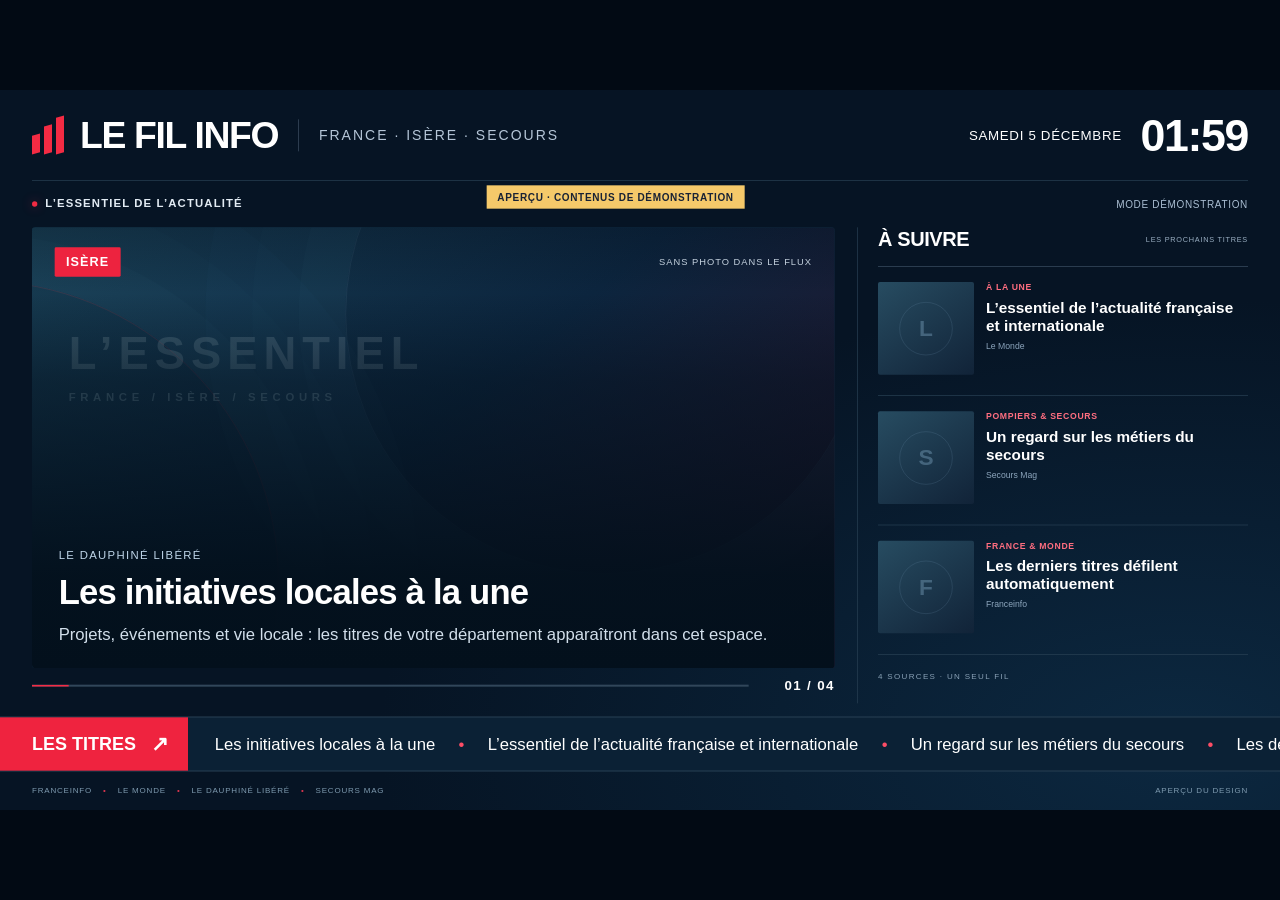
<file: apercu.html>
<!doctype html>
<html lang="fr">
<head>
  <meta charset="utf-8">
  <meta name="viewport" content="width=device-width,initial-scale=1">
  <meta name="description" content="Le fil info : France, Isère, pompiers et secours.">
  <title>Le Fil Info</title>
  <style>:root{color-scheme:dark;font-family:Arial,Helvetica,sans-serif;background:#020a14;color:#fff}*{box-sizing:border-box}body{margin:0;overflow:hidden}#screen{width:1920px;height:1080px;position:absolute;transform-origin:top left;background:radial-gradient(ellipse at 92% 90%,#0c2840 0,transparent 48%),#061424;overflow:hidden;padding:0 48px}header{height:136px;display:flex;align-items:center;gap:30px;border-bottom:1px solid #294154}.brand{display:flex;align-items:center;gap:22px;white-space:nowrap}.brand-mark{width:50px;height:55px;display:flex;align-items:flex-end;gap:6px}.brand-mark i{display:block;background:#f32b43;width:12px;transform:skewY(-16deg)}.brand-mark i:nth-child(1){height:28px}.brand-mark i:nth-child(2){height:42px}.brand-mark i:nth-child(3){height:55px}h1{font-size:56px;letter-spacing:-2px;margin:0;font-weight:900}.header-separator{height:48px;width:1px;background:#405265}#subtitle{font-size:21px;letter-spacing:3px;color:#b5c6d8}.clock{margin-left:auto;display:flex;align-items:center;gap:28px}#date{font-size:20px;letter-spacing:1px;max-width:245px;line-height:1.5;text-transform:uppercase;text-align:right}#time{font-size:67px;font-weight:800;letter-spacing:-2px;font-variant-numeric:tabular-nums}.edition{height:70px;display:flex;align-items:center;justify-content:space-between;font-size:17px;letter-spacing:1.7px;color:#a9bdd1}.edition>span:first-child{color:#e2ebf3;font-weight:bold;display:flex;align-items:center;gap:12px}.dot{width:8px;height:8px;border-radius:50%;display:inline-block;background:#f32b43;box-shadow:0 0 16px #fa274a70}#status{font-size:15px;max-width:900px;text-align:right;letter-spacing:1px}#status.warning{color:#ffd48a}.layout{display:grid;grid-template-columns:1204px 1fr;gap:34px;height:714px}.hero{height:661px;position:relative;overflow:hidden;background:#0b283c;border-radius:5px}.photo-fallback{position:absolute;inset:0;background:linear-gradient(140deg,#173c51,#0c253e 48%,#2a1028);overflow:hidden}.orb{display:block;position:absolute;border:1px solid #4a6d8050;border-radius:50%;width:780px;height:780px;left:470px;top:-260px;box-shadow:0 0 0 70px #4679920a,0 0 0 140px #46799209,0 0 0 210px #46799208}.orb-two{left:-530px;top:80px;width:900px;height:900px;border-color:#ef3b4b35}.fallback-word{position:absolute;top:150px;left:55px;font-size:68px;letter-spacing:9px;font-weight:900;color:#c7dce130}.fallback-word>span{font-size:17px;display:block;letter-spacing:7px;padding-top:18px;color:#b9d8e44a}#hero-image{position:absolute;width:100%;height:100%;object-fit:cover}.hero-shade{position:absolute;inset:0;background:linear-gradient(180deg,#02091442 0%,transparent 15%,#03101c75 35%,#03101cf2 79%,#03101c 100%)}.hero-top{position:absolute;top:30px;left:34px;right:34px;display:flex;align-items:center;justify-content:space-between}.pill{display:inline-block;background:#ed233f;border-radius:2px;padding:11px 17px;font-size:19px;letter-spacing:1.6px;font-weight:bold}#image-note{font-size:14px;letter-spacing:1.5px;color:#c4d1de}.hero-copy{position:absolute;bottom:33px;left:40px;right:40px}.eyebrow{font-size:17px;letter-spacing:2px;color:#bed5e8;margin-bottom:16px;text-transform:uppercase}#headline{font-size:52px;line-height:1.09;letter-spacing:-1.2px;margin:0 0 19px;font-weight:800;display:-webkit-box;-webkit-line-clamp:4;-webkit-box-orient:vertical;overflow:hidden}#summary{font-size:25px;line-height:1.35;color:#d2dfeb;margin:0;display:-webkit-box;-webkit-line-clamp:3;-webkit-box-orient:vertical;overflow:hidden}#article-link{display:inline-block;color:#9bb8cc;text-decoration:none;font-size:15px;margin-top:18px}.rotation{height:53px;display:flex;align-items:center;gap:24px}.progress{height:3px;flex:1;background:#31465a;overflow:hidden}.progress span{display:block;height:100%;background:#f42b45;width:0}#counter{font-size:20px;font-weight:700;letter-spacing:2px;font-variant-numeric:tabular-nums;width:105px;text-align:right}aside{border-left:1px solid #294154;padding-left:30px}.aside-heading{display:flex;align-items:center;justify-content:space-between;border-bottom:1px solid #3c5065;padding:1px 0 23px}.aside-heading h2{font-size:30px;letter-spacing:-.6px;margin:0}.aside-heading>span{font-size:11px;letter-spacing:1.1px;color:#9aafc2}.next{height:194px;padding:23px 0;display:grid;grid-template-columns:144px 1fr;gap:18px;border-bottom:1px solid #294154}.thumb{height:139px;position:relative;overflow:hidden;background:linear-gradient(145deg,#274c61,#112338);border-radius:3px;display:grid;place-items:center}.thumb img{position:absolute;inset:0;width:100%;height:100%;object-fit:cover}.thumb span{font-size:34px;font-weight:900;color:#79a0ba70;border:1px solid #79a0ba40;border-radius:50%;height:80px;width:80px;display:grid;place-items:center}.next-category{font-size:13px;letter-spacing:1px;color:#ff6e80;display:block;margin-bottom:10px;font-weight:700}.next h3{font-size:23px;line-height:1.18;margin:0;display:-webkit-box;-webkit-line-clamp:3;-webkit-box-orient:vertical;overflow:hidden}.next-source{color:#8da6bd;font-size:13px;margin-top:9px}.sources-label{font-size:12px;letter-spacing:2px;color:#8aa2b7;padding-top:26px}footer{position:absolute;left:0;right:0;top:940px;height:82px;background:#0b2135;border-top:1px solid #385064;border-bottom:1px solid #385064;display:flex;align-items:center}.ticker-label{height:100%;padding:0 30px 0 48px;display:flex;align-items:center;gap:22px;background:#ef233f;font-size:27px;font-weight:900;white-space:nowrap;z-index:1}.ticker-label span{font-size:31px}.ticker-window{overflow:hidden;flex:1}#ticker{display:inline-block;white-space:nowrap;font-size:25px;padding-left:40px;animation:ticker 100s linear infinite}#ticker b{font-weight:400}#ticker i{font-style:normal;color:#fd4d66;margin:0 35px}.bottom{position:absolute;bottom:0;left:48px;right:48px;height:58px;display:flex;align-items:center;justify-content:space-between;color:#7e9aaf;font-size:12px;letter-spacing:1.2px}.bottom i{font-style:normal;color:#dc364f;margin:0 12px}#demo-label{position:absolute;top:143px;left:730px;background:#f5c96a;color:#182235;padding:9px 16px;font-size:15px;letter-spacing:1px;font-weight:bold}.hero.changing .hero-copy{animation:appear .6s ease both}@keyframes appear{from{opacity:0;transform:translateY(12px)}to{opacity:1;transform:translateY(0)}}@keyframes ticker{from{transform:translateX(0)}to{transform:translateX(-50%)}}[hidden]{display:none!important}@media(prefers-reduced-motion:reduce){#ticker{animation:none}.hero.changing .hero-copy{animation:none}}
</style>
</head>
<body>
  <main id="screen" aria-label="Écran d’actualités">
    <header>
      <div class="brand"><span class="brand-mark"><i></i><i></i><i></i></span><h1 id="brand">LE FIL INFO</h1></div>
      <div class="header-separator"></div><div id="subtitle">FRANCE · ISÈRE · SECOURS</div>
      <div class="clock"><div id="date"></div><time id="time">--:--</time></div>
    </header>
    <div class="edition"><span><b class="dot"></b> L’ESSENTIEL DE L’ACTUALITÉ</span><span id="status" role="status">CHARGEMENT DES INFORMATIONS</span></div>
    <div class="layout">
      <section class="lead" aria-label="Actualité principale">
        <div class="hero" id="hero">
          <div class="photo-fallback"><span class="orb orb-one"></span><span class="orb orb-two"></span><span class="fallback-word">L’ESSENTIEL<span>FRANCE / ISÈRE / SECOURS</span></span></div>
          <img id="hero-image" alt="" hidden>
          <div class="hero-shade"></div>
          <div class="hero-top"><span class="pill" id="category">LE FIL INFO</span><span id="image-note">ACTUALITÉS</span></div>
          <div class="hero-copy"><div class="eyebrow" id="source">VOTRE RENDEZ-VOUS INFO</div><h2 id="headline">Vos actualités, au même endroit.</h2><p id="summary">Récupération des derniers titres en cours…</p><a id="article-link" target="_blank" rel="noopener noreferrer" hidden>Lire l’article ↗</a></div>
        </div>
        <div class="rotation"><div class="progress"><span id="progress"></span></div><span id="counter">— / —</span></div>
      </section>
      <aside><div class="aside-heading"><h2>À SUIVRE</h2><span>LES PROCHAINS TITRES</span></div><div id="up-next"></div><div class="sources-label">4 SOURCES · UN SEUL FIL</div></aside>
    </div>
    <footer><div class="ticker-label">LES TITRES <span>↗</span></div><div class="ticker-window"><div id="ticker">Les dernières informations apparaîtront ici.</div></div></footer>
    <div class="bottom"><span>FRANCEINFO <i>•</i> LE MONDE <i>•</i> LE DAUPHINÉ LIBÉRÉ <i>•</i> SECOURS MAG</span><span id="freshness">MISE À JOUR AUTOMATIQUE</span></div>
    <div id="demo-label" hidden>APERÇU · CONTENUS DE DÉMONSTRATION</div>
  </main>
  <script>'use strict';
const $ = id => document.getElementById(id);
const demo = true;
let config = {slideSeconds:20, refreshSeconds:900, maxAgeHours:72};
let articles = [], active = 0, started = performance.now(), sources = [], generatedAt = null, lastPayload = null;
let refreshFailed = false;
const dateFormat = new Intl.DateTimeFormat('fr-FR',{timeZone:'Europe/Paris',day:'numeric',month:'long',weekday:'long'});
const timeFormat = new Intl.DateTimeFormat('fr-FR',{timeZone:'Europe/Paris',hour:'2-digit',minute:'2-digit'});
const stampFormat = new Intl.DateTimeFormat('fr-FR',{timeZone:'Europe/Paris',day:'2-digit',month:'2-digit',hour:'2-digit',minute:'2-digit'});
function resize(){const scale=Math.min(innerWidth/1920,innerHeight/1080);$('screen').style.transform=`scale(${scale})`;$('screen').style.left=`${(innerWidth-1920*scale)/2}px`;$('screen').style.top=`${(innerHeight-1080*scale)/2}px`;}
function clock(){const now=new Date();$('date').textContent=dateFormat.format(now);$('time').textContent=timeFormat.format(now);}
function safeURL(value){try{const u=new URL(value);return ['https:','http:'].includes(u.protocol)&&!u.username?u.href:'';}catch{return '';}}
function formatStamp(value){return value&&!Number.isNaN(Date.parse(value))?stampFormat.format(new Date(value)):'';}
function imageInto(img,url){img.hidden=true;img.onload=()=>img.hidden=false;img.onerror=()=>img.hidden=true;const safe=safeURL(url);if(safe){img.src=safe;}else{img.removeAttribute('src');}}
function sourceStamp(a){const date=formatStamp(a.published);return `${a.source}${date?' · '+date:''}`;}
function render(){
  if(!articles.length){
    $('hero-image').hidden=true;$('category').textContent='LE FIL INFO';$('source').textContent='ACTUALITÉS INDISPONIBLES';
    $('headline').textContent='Les informations reviennent bientôt.';
    $('summary').textContent='Aucun article récent disponible. Nouvelle tentative automatique dans quelques minutes.';
    $('article-link').hidden=true;$('up-next').replaceChildren();$('counter').textContent='— / —';$('ticker').textContent='En attente de nouvelles actualités.';return;
  }
  const a=articles[active];$('category').textContent=a.category;$('source').textContent=sourceStamp(a);$('headline').textContent=a.title;$('summary').textContent=a.summary||'';
  const link=safeURL(a.url);$('article-link').hidden=!link;$('article-link').href=link||'#';
  imageInto($('hero-image'),a.image);$('image-note').textContent=a.image?'IMAGE DU FLUX ÉDITEUR':'SANS PHOTO DANS LE FLUX';
  $('counter').textContent=`${String(active+1).padStart(2,'0')} / ${String(articles.length).padStart(2,'0')}`;
  $('hero').classList.remove('changing');void $('hero').offsetWidth;$('hero').classList.add('changing');
  $('up-next').replaceChildren();
  for(let i=1;i<=Math.min(3,articles.length-1);i++){
    const item=articles[(active+i)%articles.length], row=document.createElement('article');row.className='next';
    const thumb=document.createElement('div');thumb.className='thumb';const letter=document.createElement('span');letter.textContent=item.source.slice(0,1);thumb.append(letter);
    if(safeURL(item.image)){const image=document.createElement('img');image.alt='';imageInto(image,item.image);thumb.append(image);}
    const copy=document.createElement('div'),category=document.createElement('span'),title=document.createElement('h3'),source=document.createElement('div');
    category.className='next-category';category.textContent=item.category;title.textContent=item.title;source.className='next-source';source.textContent=item.source;
    copy.append(category,title,source);row.append(thumb,copy);$('up-next').append(row);
  }
}
function ticker(){const node=$('ticker');node.replaceChildren();if(!articles.length)return;
  const list=articles.slice(0,12);for(let repeat=0;repeat<2;repeat++)for(const a of list){const b=document.createElement('b');b.textContent=a.title;const separator=document.createElement('i');separator.textContent='•';node.append(b,separator);}
  node.style.animationDuration=`${Math.max(60,list.reduce((n,a)=>n+a.title.length,0)/5)}s`;
}
function freshness(){
  const age=generatedAt?Date.now()-Date.parse(generatedAt):Infinity;
  const failures=sources.filter(s=>s.status!=='ok').length;
  const warning=refreshFailed||age>2*3600000||failures>0;
  $('status').classList.toggle('warning',warning);
  $('status').textContent=demo?'MODE DÉMONSTRATION':refreshFailed?'CONNEXION INTERROMPUE · DERNIERS TITRES CONSERVÉS':age>2*3600000?'MISE À JOUR EN RETARD':failures?`${failures} SOURCE${failures>1?'S':''} TEMPORAIREMENT INDISPONIBLE${failures>1?'S':''}`:'LES DERNIERS TITRES DES RÉDACTIONS';
  $('freshness').textContent=demo?'APERÇU DU DESIGN':generatedAt?'COLLECTE : '+formatStamp(generatedAt):'EN ATTENTE DE LA PREMIÈRE COLLECTE';
}
function applyData(data){
  if(!Array.isArray(data.articles)||!Array.isArray(data.sources))throw Error('Données invalides');
  sources=data.sources;generatedAt=data.generatedAt;
  const cutoff=Date.now()-config.maxAgeHours*3600000;
  const oldId=articles[active]?.id;
  articles=data.articles.filter(a=>a&&typeof a.title==='string'&&typeof a.source==='string'&&(demo||Date.parse(a.published||sources.find(s=>s.id===a.feedId)?.lastSuccess)>cutoff));
  active=Math.max(0,articles.findIndex(a=>a.id===oldId));started=performance.now();render();ticker();freshness();
}
async function load(){
  if(demo)return;
  try{const response=await fetch('news.json?t='+Date.now(),{cache:'no-store',signal:AbortSignal.timeout(15000)});if(!response.ok)throw Error('HTTP');const data=await response.json();refreshFailed=false;applyData(data);lastPayload=data;try{localStorage.setItem('fil-info-cache',JSON.stringify(data));}catch{}}
  catch{refreshFailed=true;if(!lastPayload){try{lastPayload=JSON.parse(localStorage.getItem('fil-info-cache'));if(lastPayload)applyData(lastPayload);}catch{}}if(!articles.length)render();freshness();}
}
function loadDemo(){
  $('demo-label').hidden=false;
  const entries=[['Le Dauphiné Libéré','ISÈRE','Les initiatives locales à la une','Projets, événements et vie locale : les titres de votre département apparaîtront dans cet espace.'],['Le Monde','À LA UNE','L’essentiel de l’actualité française et internationale','Le titre, la date et le résumé transmis par le flux RSS remplaceront cet exemple.'],['Secours Mag','POMPIERS & SECOURS','Un regard sur les métiers du secours','Une rubrique dédiée à la prévention, au secourisme et aux acteurs de la sécurité civile.'],['Franceinfo','FRANCE & MONDE','Les derniers titres défilent automatiquement','Une nouvelle actualité toutes les vingt secondes, sans intervention sur l’écran.']];
  applyData({generatedAt:new Date().toISOString(),sources:[],articles:entries.map(([source,category,title,summary],i)=>({id:'demo'+i,source,category,title,summary,published:null,image:'',url:''}))});
}
async function init(){resize();clock();setInterval(clock,1000);addEventListener('resize',resize);
  
  config.slideSeconds=Math.max(10,Number(config.slideSeconds)||20);config.refreshSeconds=Math.max(60,Number(config.refreshSeconds)||900);
  if(config.title)$('brand').textContent=config.title;if(config.subtitle)$('subtitle').textContent=config.subtitle;
  document.title=config.title||'Le Fil Info';if(demo)loadDemo();else await load();
  setInterval(load,config.refreshSeconds*1000);
  setInterval(()=>{if(!articles.length)return;const elapsed=performance.now()-started;$('progress').style.width=Math.min(100,elapsed/(config.slideSeconds*10))+'%';if(elapsed>=config.slideSeconds*1000){active=(active+1)%articles.length;started=performance.now();render();}},100);
  setInterval(()=>{if(lastPayload)applyData(lastPayload);else freshness();},60000);
}
init();
</script>
</body>
</html>
</file>
